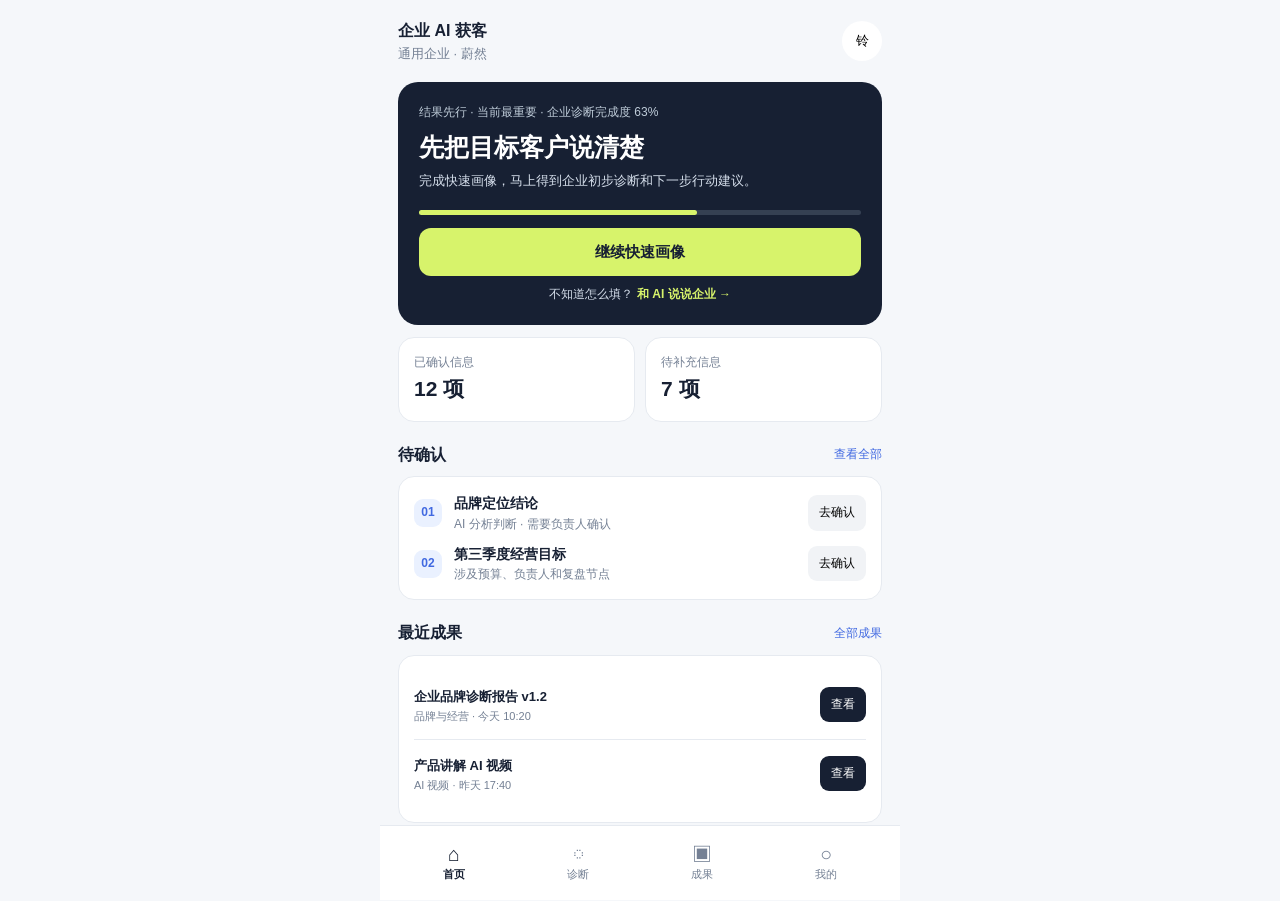
<file: mobile.html>
<!doctype html>
<html lang="zh-CN">
<head>
<meta charset="utf-8"><meta name="viewport" content="width=device-width,initial-scale=1,viewport-fit=cover">
<meta name="description" content="结果先行的企业 AI 获客移动端 H5"><title>企业 AI 获客 · 移动端 H5</title>
<style>
:root{--ink:#172033;--muted:#748094;--bg:#f5f7fa;--card:#fff;--line:#e6eaf0;--blue:#4169e1;--lime:#d7f36b;--soft:#eaf1ff}*{box-sizing:border-box}body{margin:0;background:var(--bg);color:var(--ink);font:15px/1.6 -apple-system,BlinkMacSystemFont,"PingFang SC","Microsoft YaHei",sans-serif}button{font:inherit;border:0;cursor:pointer}.mobile-app{max-width:520px;min-height:100vh;margin:auto;padding:calc(18px + env(safe-area-inset-top)) 18px calc(78px + env(safe-area-inset-bottom))}.top{display:flex;align-items:center;justify-content:space-between;color:var(--muted);font-size:13px}.brand{font-weight:700;color:var(--ink);font-size:16px}.top button{width:40px;height:40px;border-radius:50%;background:#fff}.hero{margin-top:18px;padding:21px;border-radius:20px;background:var(--ink);color:#fff}.kicker{color:#bfccd9;font-size:12px}.hero h1{margin:9px 0 8px;font-size:25px;line-height:1.25}.hero p{margin:0;color:#d5deeb;font-size:13px}.progress{height:5px;margin:18px 0 13px;border-radius:10px;background:#354052}.progress i{display:block;width:63%;height:100%;border-radius:10px;background:var(--lime)}.primary{width:100%;min-height:48px;border-radius:12px;background:var(--lime);color:var(--ink);font-weight:700}.conversation-link{display:flex;justify-content:center;padding:9px 4px 0;color:#d5deeb;font-size:12px;text-decoration:none}.conversation-link b{color:var(--lime);margin-left:4px}.stats{display:grid;grid-template-columns:1fr 1fr;gap:10px;margin:12px 0}.stat,.card{padding:15px;border-radius:16px;background:var(--card);border:1px solid var(--line)}.stat small{display:block;color:var(--muted);font-size:12px}.stat b{display:block;font-size:21px}.section-head{display:flex;align-items:center;justify-content:space-between;margin:20px 0 9px}.section-head h2{margin:0;font-size:16px}.section-head a{color:var(--blue);font-size:12px}.task{display:flex;gap:12px;align-items:center;margin-bottom:9px}.task:last-child{margin-bottom:0}.task .num{width:28px;height:28px;display:grid;place-items:center;border-radius:9px;background:var(--soft);color:var(--blue);font-size:12px;font-weight:700}.task b{display:block;font-size:14px}.task span{display:block;color:var(--muted);font-size:12px}.task button{margin-left:auto;padding:8px 11px;border-radius:9px;background:#f1f3f6;font-size:12px}.result{display:flex;align-items:center;justify-content:space-between;padding:13px 0;border-bottom:1px solid var(--line)}.result:last-child{border-bottom:0}.result b{font-size:13px}.result small{display:block;color:var(--muted);font-size:11px}.result button{padding:8px 11px;border-radius:9px;background:var(--ink);color:#fff;font-size:12px}.bottom{position:fixed;bottom:0;left:50%;z-index:5;width:min(520px,100%);transform:translateX(-50%);display:grid;grid-template-columns:repeat(4,1fr);padding:10px 12px calc(10px + env(safe-area-inset-bottom));background:rgba(255,255,255,.96);border-top:1px solid var(--line)}.bottom button{padding:6px 0;background:transparent;color:var(--muted);font-size:11px}.bottom button.on{color:var(--ink);font-weight:700}.bottom button span{display:block;font-size:20px;line-height:1.2}.toast{position:fixed;left:50%;bottom:90px;transform:translateX(-50%) translateY(10px);padding:10px 14px;border-radius:10px;background:rgba(23,32,51,.94);color:#fff;font-size:12px;opacity:0;pointer-events:none;transition:.2s}.toast.show{opacity:1;transform:translateX(-50%) translateY(0)}
</style>
</head>
<body>
<main class="mobile-app">
  <header class="top"><div><div class="brand">企业 AI 获客</div><div>通用企业 · 蔚然</div></div><button aria-label="消息" onclick="showToast('暂无新的提醒')">铃</button></header>
  <section class="hero"><div class="kicker">结果先行 · 当前最重要 · 企业诊断完成度 63%</div><h1>先把目标客户说清楚</h1><p>完成快速画像，马上得到企业初步诊断和下一步行动建议。</p><div class="progress"><i></i></div><button class="primary" onclick="showToast('打开快速画像（原型演示）')">继续快速画像</button><a class="conversation-link" href="#conversation" onclick="showConversation(event)">不知道怎么填？<b>和 AI 说说企业 →</b></a></section>
  <div class="stats"><div class="stat"><small>已确认信息</small><b>12 项</b></div><div class="stat"><small>待补充信息</small><b>7 项</b></div></div>
  <div class="section-head"><h2>待确认</h2><a onclick="showToast('打开全部待确认')">查看全部</a></div><section class="card"><div class="task"><div class="num">01</div><div><b>品牌定位结论</b><span>AI 分析判断 · 需要负责人确认</span></div><button onclick="showToast('已打开品牌定位')">去确认</button></div><div class="task"><div class="num">02</div><div><b>第三季度经营目标</b><span>涉及预算、负责人和复盘节点</span></div><button onclick="showToast('已打开经营目标')">去确认</button></div></section>
  <div class="section-head"><h2>最近成果</h2><a onclick="showToast('打开成果列表')">全部成果</a></div><section class="card"><div class="result"><div><b>企业品牌诊断报告 v1.2</b><small>品牌与经营 · 今天 10:20</small></div><button onclick="showToast('报告预览（原型演示）')">查看</button></div><div class="result"><div><b>产品讲解 AI 视频</b><small>AI 视频 · 昨天 17:40</small></div><button onclick="showToast('视频预览（原型演示）')">查看</button></div></section>
  <nav class="bottom" aria-label="移动端导航"><button class="on"><span>⌂</span>首页</button><button onclick="showToast('诊断进度')"><span>◌</span>诊断</button><button onclick="showToast('成果列表')"><span>▣</span>成果</button><button onclick="showToast('企业设置')"><span>○</span>我的</button></nav>
</main><div class="toast" id="toast"></div>
<script>let timer;function showToast(text){const el=document.querySelector('#toast');el.textContent=text;el.classList.add('show');clearTimeout(timer);timer=setTimeout(()=>el.classList.remove('show'),1800)}function showConversation(event){event.preventDefault();showToast('已进入对话式企业补充（原型演示）')}</script>
</body></html>
</file>
